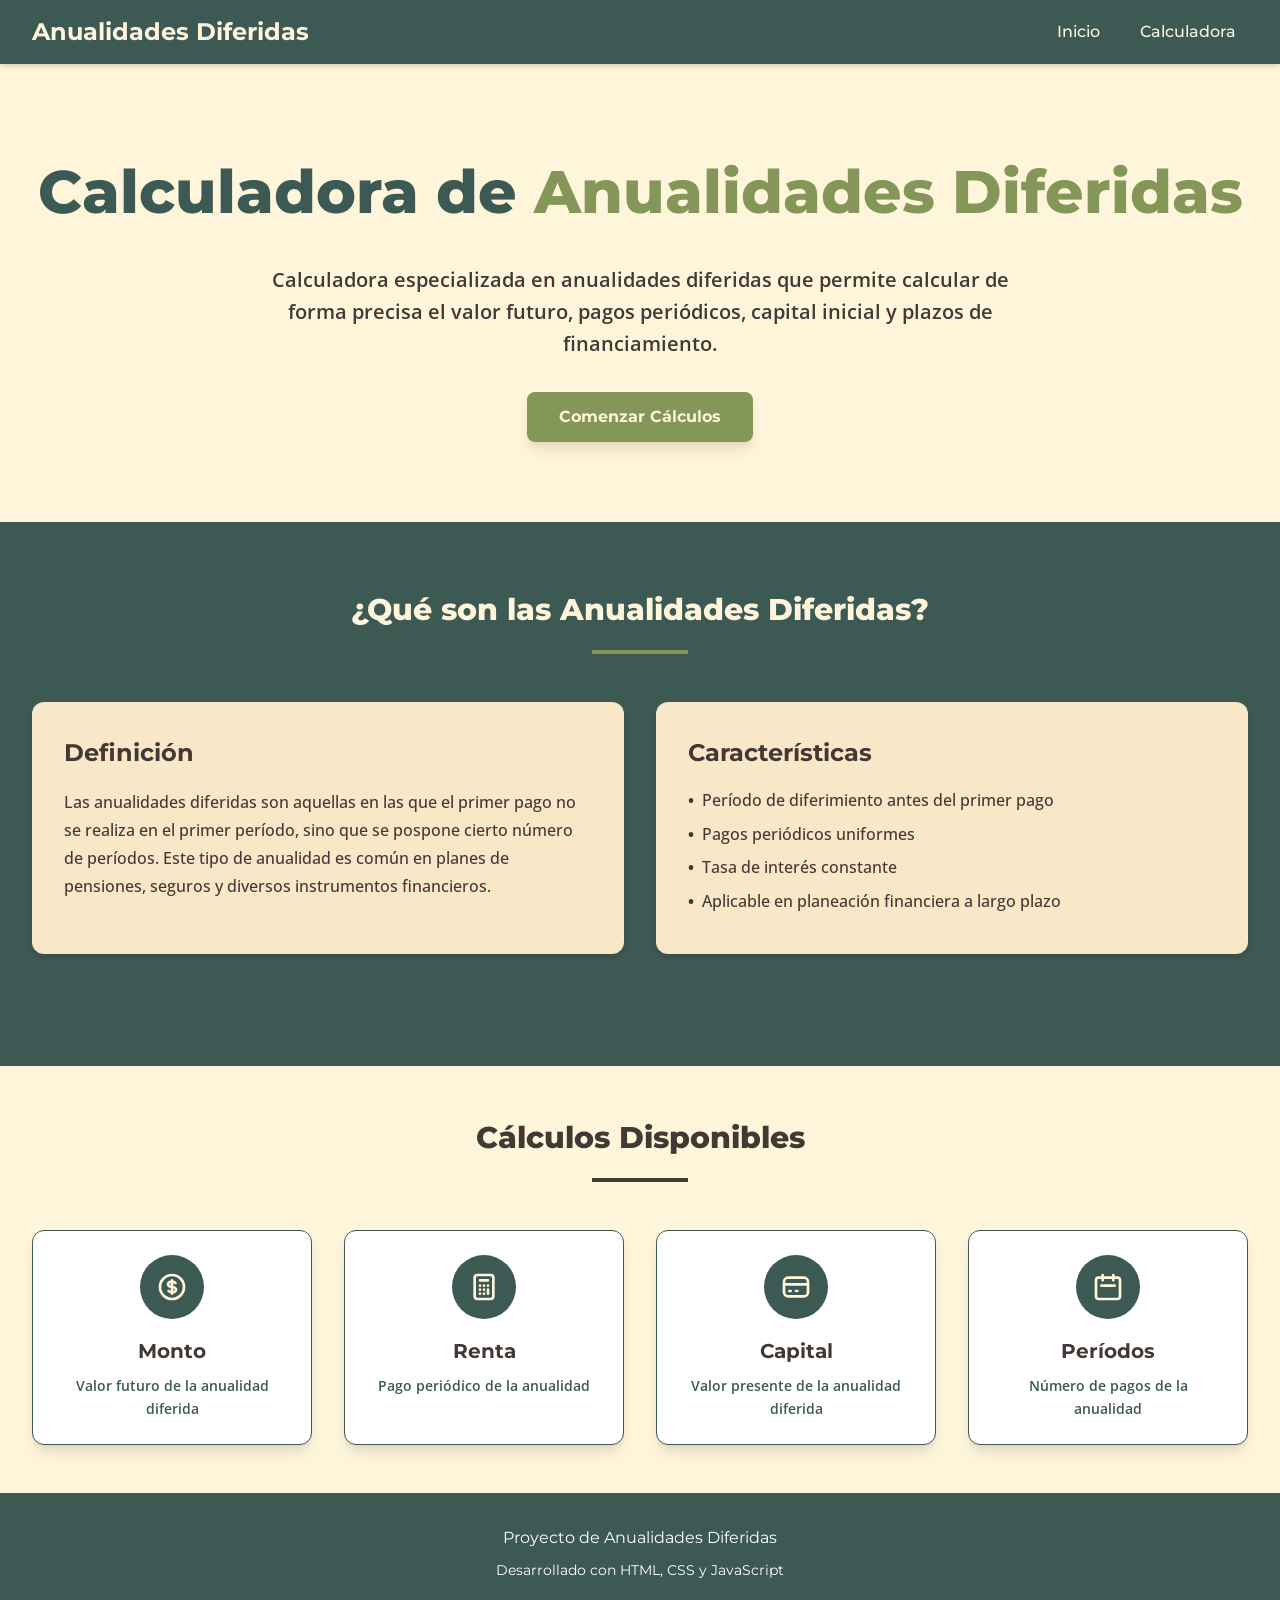
<file: index.html>
<!DOCTYPE html>
<html lang="es">

<head>
    <meta charset="UTF-8">
    <meta name="viewport" content="width=device-width, initial-scale=1.0">
    <title>Calculadora de Anualidades Diferidas</title>
    <link rel="stylesheet" href="Estilo/style.css">
</head>

<body>
    <!-- Navbar -->
    <nav class="navbar">
        <div class="container">
            <div class="nav-wrapper">
                <div class="nav-brand">
                    <h1 class="nav-title">Anualidades Diferidas</h1>
                </div>

                <!-- Menú Desktop -->
                <div class="nav-menu-desktop">
                    <div class="nav-links">
                        <a href="index.html" class="nav-link">Inicio</a>
                        <a href="template/calculadora.html" class="nav-link">Calculadora</a>
                    </div>
                </div>

                <!-- Botón Hamburguesa -->
                <div class="nav-toggle">
                    <button id="menuToggle" class="menu-button">
                        <svg class="menu-icon" fill="none" stroke="currentColor" viewBox="0 0 24 24">
                            <path id="menuIcon" stroke-linecap="round" stroke-linejoin="round" stroke-width="2"
                                d="M4 6h16M4 12h16M4 18h16"></path>
                            <path id="closeIcon" class="hidden" stroke-linecap="round" stroke-linejoin="round"
                                stroke-width="2" d="M6 18L18 6M6 6l12 12"></path>
                        </svg>
                    </button>
                </div>
            </div>
        </div>

        <!-- Menú Mobile -->
        <div id="mobileMenu" class="nav-menu-mobile hidden">
            <div class="mobile-menu-content">
                <a href="index.html" class="mobile-link">Inicio</a>
                <a href="template/calculadora.html" class="mobile-link">Calculadora</a>
            </div>
        </div>
    </nav>

    <!-- Hero Section -->
    <section id="inicio" class="hero-section">
        <div class="container">
            <div class="hero-content">
                <h2 class="hero-title">
                    Calculadora de <span class="hero-accent">Anualidades Diferidas</span>
                </h2>
                <p class="hero-description">
                    Calculadora especializada en anualidades diferidas que permite calcular de forma precisa el valor
                    futuro, pagos periódicos, capital inicial y plazos de financiamiento. </p>
                <a href="template/calculadora.html" class="hero-button">
                    Comenzar Cálculos
                </a>
            </div>
        </div>
    </section>

    <!-- Información del Proyecto -->
    <section class="info-section">
        <div class="container">
            <div class="section-header">
                <h3 class="section-title">¿Qué son las Anualidades Diferidas?</h3>
                <div class="section-divider"></div>
            </div>

            <div class="info-grid">
                <div class="info-card info-card-1">
                    <h4 class="info-card-title">Definición</h4>
                    <p class="info-card-text">
                        Las anualidades diferidas son aquellas en las que el primer pago no se realiza en el primer
                        período, sino que se pospone cierto número de períodos. Este tipo de anualidad es común en
                        planes de pensiones, seguros y diversos instrumentos financieros.
                    </p>
                </div>

                <div class="info-card info-card-2">
                    <h4 class="info-card-title">Características</h4>
                    <ul class="info-list">
                        <li class="info-list-item">
                            <span class="bullet">•</span>
                            Período de diferimiento antes del primer pago
                        </li>
                        <li class="info-list-item">
                            <span class="bullet">•</span>
                            Pagos periódicos uniformes
                        </li>
                        <li class="info-list-item">
                            <span class="bullet">•</span>
                            Tasa de interés constante
                        </li>
                        <li class="info-list-item">
                            <span class="bullet">•</span>
                            Aplicable en planeación financiera a largo plazo
                        </li>
                    </ul>
                </div>
            </div>
        </div>
    </section>

    <!-- Tipos de Cálculos -->
    <section class="calculations-section">
        <div class="container">
            <div class="section-header">
                <h3 class="section-title2">Cálculos Disponibles</h3>
                <div class="section-divider2"></div>
            </div>

            <div class="calculations-grid">
                <!-- Tarjeta Monto -->
                <div class="calc-card">
                    <div class="calc-icon calc-icon-indigo">
                        <svg class="icon" fill="none" stroke="currentColor" viewBox="0 0 24 24">
                            <path stroke-linecap="round" stroke-linejoin="round" stroke-width="2"
                                d="M12 8c-1.657 0-3 .895-3 2s1.343 2 3 2 3 .895 3 2-1.343 2-3 2m0-8c1.11 0 2.08.402 2.599 1M12 8V7m0 1v8m0 0v1m0-1c-1.11 0-2.08-.402-2.599-1M21 12a9 9 0 11-18 0 9 9 0 0118 0z">
                            </path>
                        </svg>
                    </div>
                    <h4 class="calc-card-title">Monto</h4>
                    <p class="calc-card-description">Valor futuro de la anualidad diferida</p>
                </div>

                <!-- Tarjeta Renta -->
                <div class="calc-card">
                    <div class="calc-icon calc-icon-purple">
                        <svg class="icon" fill="none" stroke="currentColor" viewBox="0 0 24 24">
                            <path stroke-linecap="round" stroke-linejoin="round" stroke-width="2"
                                d="M9 7h6m0 10v-3m-3 3h.01M9 17h.01M9 14h.01M12 14h.01M15 11h.01M12 11h.01M9 11h.01M7 21h10a2 2 0 002-2V5a2 2 0 00-2-2H7a2 2 0 00-2 2v14a2 2 0 002 2z">
                            </path>
                        </svg>
                    </div>
                    <h4 class="calc-card-title">Renta</h4>
                    <p class="calc-card-description">Pago periódico de la anualidad</p>
                </div>

                <!-- Tarjeta Capital -->
                <div class="calc-card">
                    <div class="calc-icon calc-icon-blue">
                        <svg class="icon" fill="none" stroke="currentColor" viewBox="0 0 24 24">
                            <path stroke-linecap="round" stroke-linejoin="round" stroke-width="2"
                                d="M3 10h18M7 15h1m4 0h1m-7 4h12a3 3 0 003-3V8a3 3 0 00-3-3H6a3 3 0 00-3 3v8a3 3 0 003 3z">
                            </path>
                        </svg>
                    </div>
                    <h4 class="calc-card-title">Capital</h4>
                    <p class="calc-card-description">Valor presente de la anualidad diferida</p>
                </div>

                <!-- Tarjeta Períodos -->
                <div class="calc-card">
                    <div class="calc-icon calc-icon-green">
                        <svg class="icon" fill="none" stroke="currentColor" viewBox="0 0 24 24">
                            <path stroke-linecap="round" stroke-linejoin="round" stroke-width="2"
                                d="M8 7V3m8 4V3m-9 8h10M5 21h14a2 2 0 002-2V7a2 2 0 00-2-2H5a2 2 0 00-2 2v12a2 2 0 002 2z">
                            </path>
                        </svg>
                    </div>
                    <h4 class="calc-card-title">Períodos</h4>
                    <p class="calc-card-description">Número de pagos de la anualidad</p>
                </div>
            </div>
        </div>
    </section>

    <!-- Footer -->
    <footer class="footer">
        <div class="container">
            <div class="footer-content">
                <p class="footer-title">Proyecto de Anualidades Diferidas</p>
                <p class="footer-subtitle">Desarrollado con HTML, CSS y JavaScript</p>
            </div>
        </div>
    </footer>

    <script type="module" defer src="javascript/app.js"></script>
</body>

</html>
</file>
<file: Estilo/style.css>
/* ==========================================
   RESET Y BASE
   ========================================== */
@import url('https://fonts.googleapis.com/css2?family=Montserrat:ital,wght@0,100..900;1,100..900&display=swap');
@import url('https://fonts.googleapis.com/css2?family=Open+Sans:ital,wght@0,300..800;1,300..800&display=swap');

:root {
    --fondo: #FFF5DA;
    --fondo3: #F8E8C7;
    --fondo2: #423834;
    --textoSec: #FFF5DA;
    --textoPrin: #3D5954;
    --boton: #849658;
    --acento: #3D5954;
    --gris: #C0C0C0;
    --cafe: #947563;
}

* {
    margin: 0;
    padding: 0;
    box-sizing: border-box;
}

body {
    font-family: "Montserrat", sans-serif;
    background: var(--fondo);
    min-height: 100vh;
    color: var(--textoPrincipal);
    line-height: 1.6;
}

.container {
    max-width: 1280px;
    margin: 0 auto;
    padding: 0 1rem;
}

/* ==========================================
   UTILIDADES
   ========================================== */
.hidden {
    display: none !important;
}

/* ==========================================
   NAVBAR
   ========================================== */
.navbar {
    background-color: var(--acento);
    box-shadow: 0 4px 6px -1px rgba(0, 0, 0, 0.1), 0 2px 4px -1px rgba(0, 0, 0, 0.06);
}

.nav-wrapper {
    display: flex;
    justify-content: space-between;
    align-items: center;
    height: 4rem;
}

.nav-title {
    font-size: 1.25rem;
    font-weight: 700;
    color: var(--textoSec);
}

.nav-menu-desktop {
    display: none;
}

.nav-links {
    display: flex;
    gap: 1rem;
}

.nav-link {
    color: var(--textoSec);
    padding: 0.5rem 0.75rem;
    text-decoration: none;
    font-weight: 500;
    border-radius: 0.375rem;
    transition: color 0.3s, background-color 0.3s;
}

.nav-link:hover {
    color: var(--gris);
    text-decoration: underline;
}

.nav-toggle {
    display: block;
}

.menu-button {
    background: none;
    border: none;
    color: var(--fondo);
    cursor: pointer;
    transition: color 0.3s;
}

.menu-button:hover,
.menu-button:focus {
    color: var(--gris);
    outline: none;
}

.menu-icon {
    width: 1.5rem;
    height: 1.5rem;
}

.nav-menu-mobile {
    background-color: var(--acento);
}

.mobile-menu-content {
    padding: 0.5rem 0.5rem 0.75rem;
}

.mobile-link {
    display: block;
    color: var(--textoSec);
    padding: 0.5rem 0.75rem;
    text-decoration: none;
    font-weight: 500;
    border-radius: 0.375rem;
    transition: color 0.3s, background-color 0.3s;
    margin-bottom: 0.25rem;
}

.mobile-link:hover {
    color: var(--gris);
    text-decoration: underline;
}

/* ==========================================
   HERO SECTION (Página Principal)
   ========================================== */
.hero-section {
    padding: 5rem 0;
}

.hero-content {
    text-align: center;
}

.hero-title {
    font-size: 2.5rem;
    font-weight: 800;
    color: var(--textoPrin);
    margin-bottom: 1.5rem;
}

.hero-accent {
    color: var(--boton);
}

.hero-description {
    font-family: "Open Sans", sans-serif;
    font-weight: 600;
    font-size: 1.25rem;
    color: var(--fondo2);
    margin-bottom: 2rem;
    max-width: 48rem;
    margin-left: auto;
    margin-right: auto;
}

.hero-button {
    display: inline-block;
    background-color: var(--boton);
    color: var(--textoSec);
    padding: 0.75rem 2rem;
    border-radius: 0.5rem;
    font-weight: 700;
    text-decoration: none;
    transition: all 0.3s;
    box-shadow: 0 10px 15px -3px rgba(0, 0, 0, 0.1), 0 4px 6px -2px rgba(0, 0, 0, 0.05);
}

.hero-button:hover {
    background-color: var(--boton);
    transform: scale(1.05);
}

/* ==========================================
   INFO SECTION (Página Principal)
   ========================================== */
.info-section {
    padding: 4rem 0;
    background-color: var(--textoPrin);
}

.section-header {
    text-align: center;
    margin-bottom: 3rem;
}

.section-title {
    font-family: "Montserrat", sans-serif;
    font-size: 1.875rem;
    font-weight: 800;
    color: var(--textoSec);
    margin-bottom: 1rem;
}

.section-title2 {
    font-family: "Montserrat", sans-serif;
    font-size: 1.875rem;
    font-weight: 800;
    color: var(--fondo2);
    margin-bottom: 1rem;
}

.section-divider {
    width: 6rem;
    height: 0.25rem;
    background-color: var(--boton);
    margin: 0 auto;
}

.section-divider2 {
    width: 6rem;
    height: 0.25rem;
    background-color: var(--fondo2);
    margin: 0 auto;
}

.info-grid {
    display: grid;
    gap: 2rem;
    margin-bottom: 3rem;
}

.info-card {
    padding: 2rem;
    border-radius: 0.75rem;
    box-shadow: 0 4px 6px -1px rgba(0, 0, 0, 0.1), 0 2px 4px -1px rgba(0, 0, 0, 0.06);
}

.info-card-1 {
    background-color: var(--fondo3);
}

.info-card-2 {
    background-color: var(--fondo3);
}

.info-card-title {
    font-size: 1.5rem;
    font-weight: 700;
    color: var(--fondo2);
    margin-bottom: 1rem;
}

.info-card-text {
    font-family: "Open Sans", sans-serif;
    font-weight: 500;
    color: var(--fondo2);
    line-height: 1.75;
}

.info-list {
    list-style: none;
    color: var(--fondo2);
}

.info-list-item {
    font-family: "Open Sans", sans-serif;
    font-weight: 500;
    display: flex;
    align-items: flex-start;
    margin-bottom: 0.5rem;
}

.bullet {
    color: var(--fondo2);
    margin-right: 0.5rem;
    font-weight: 700;
}

/* ==========================================
   CALCULATIONS SECTION (Página Principal)
   ========================================== */
.calculations-section {
    padding: 3rem 0;
    background-color: var(--fondo);
}

.calculations-grid {
    display: grid;
    gap: 1.5rem;
}

.calc-card {
    background-color: white;
    padding: 1.5rem;
    border-radius: 0.75rem;
    border: var(--acento) 1px solid;
    box-shadow: 0 10px 15px -3px rgba(0, 0, 0, 0.1), 0 4px 6px -2px rgba(0, 0, 0, 0.05);
    transition: all 0.3s;
}

.calc-card:hover {
    box-shadow: 0 20px 25px -5px rgba(0, 0, 0, 0.1), 0 10px 10px -5px rgba(0, 0, 0, 0.04);
    transform: translateY(-0.25rem);
}

.calc-icon {
    width: 4rem;
    height: 4rem;
    border-radius: 50%;
    display: flex;
    align-items: center;
    justify-content: center;
    margin: 0 auto 1rem;
}

.calc-icon-indigo {
    background-color: var(--acento);
}

.calc-icon-purple {
    background-color: var(--acento);
}

.calc-icon-blue {
    background-color: var(--acento);
}

.calc-icon-green {
    background-color: var(--acento);
}

.icon {
    width: 2rem;
    height: 2rem;
}

.calc-icon-indigo .icon {
    color: var(--textoSec);
}

.calc-icon-purple .icon {
    color: var(--textoSec);
}

.calc-icon-blue .icon {
    color: var(--textoSec);
}

.calc-icon-green .icon {
    color: var(--textoSec);
}

.calc-card-title {
    font-family: "Montserrat", sans-serif;
    font-size: 1.25rem;
    font-weight: 700;
    color: var(--fondo2);
    margin-bottom: 0.5rem;
    text-align: center;
}

.calc-card-description {
    font-family: "Open Sans", sans-serif;
    color: var(--acento);
    text-align: center;
    font-size: 0.875rem;
    font-weight: 600;
}

/* ==========================================
   CALCULATOR SECTION (Página Calculadora)
   ========================================== */
.calculator-section {
    padding: 4rem 0;
    background-color: var(--fondo);
}

.calculator-header {
    text-align: center;
    margin-bottom: 3rem;
}

.calculator-title {
    font-size: 1.875rem;
    font-weight: 800;
    color: var(--fondo2);
    font-family: "Montserrat", sans-serif;
    margin-bottom: 1rem;
}

.title-divider {
    width: 6rem;
    height: 0.25rem;
    background-color: var(--fondo2);
    margin: 0 auto 1.5rem;
}

.calculator-description {
    color: var(--textoPrin);
    font-family: "Open Sans", sans-serif;
    font-weight: 500;
    max-width: 32rem;
    margin: 0 auto;
}

/* ==========================================
   SELECTOR DE TIPO DE CÁLCULO
   ========================================== */
.calculator-selector {
    max-width: 64rem;
    margin: 0 auto 2rem;
}

.selector-label {
    display: block;
    color: var(--fondo2);
    font-weight: 600;
    margin-bottom: 0.75rem;
    font-size: 1.125rem;
}

.selector-buttons {
    display: grid;
    gap: 1rem;
}

.calc-type-btn {
    background-color: var(--boton);
    color: var(--textoSec);
    padding: 0.75rem 1.5rem;
    border-radius: 0.5rem;
    font-weight: 600;
    border: none;
    cursor: pointer;
    transition: all 0.3s;
    font-size: 1rem;
}

.calc-type-btn:hover {
    background-color: var(--acento);
}

.calc-type-btn.active {
    background-color: var(--acento);
    color: var(--textoSec);
    box-shadow: 0 4px 6px -1px rgba(0, 0, 0, 0.1), 0 2px 4px -1px rgba(0, 0, 0, 0.06);
}

/* ==========================================
   FORMULARIO
   ========================================== */
.calculator-form-container {
    max-width: 64rem;
    margin: 0 auto;
    background: white;
    border-radius: 0.75rem;
    box-shadow: 0 10px 15px -3px rgba(0, 0, 0, 0.1), 0 4px 6px -2px rgba(0, 0, 0, 0.05);
    padding: 2rem;
}

.calc-form {
    display: block;
}

.form-title {
    font-size: 1.5rem;
    font-weight: 700;
    color: var(--fondo2);
    margin-bottom: 1.5rem;
}

.form-grid {
    display: grid;
    gap: 1.5rem;
    margin-bottom: 1.5rem;
}

.form-group {
    display: flex;
    flex-direction: column;
}

.form-label {
    display: block;
    color: var(--fondo2);
    font-weight: 600;
    margin-bottom: 0.5rem;
}

.form-input,
select.form-input {
    width: 100%;
    padding: 0.75rem 1rem;
    border: 1px solid var(--fondo2);
    border-radius: 0.5rem;
    font-size: 1rem;
    transition: all 0.3s;
}

.form-input:focus,
select.form-input:focus {
    outline: none;
    border-color: var(--boton);
    box-shadow: 0 0 0 3px rgba(79, 70, 229, 0.1);
}

.form-submit {
    width: 100%;
    padding: 0.75rem;
    border-radius: 0.5rem;
    font-weight: 600;
    border: none;
    cursor: pointer;
    transition: all 0.3s;
    box-shadow: 0 10px 15px -3px rgba(0, 0, 0, 0.1), 0 4px 6px -2px rgba(0, 0, 0, 0.05);
    font-size: 1rem;
    color: var(--textoSec);
}

.btn-indigo {
    background-color: var(--acento);
}

.btn-indigo:hover {
    background-color: var(--boton);
    color: var(--fondo);
}

.btn-purple {
    background-color: var(--acento);
}

.btn-purple:hover {
    background-color: var(--boton);
        color: var(--fondo);

}

.btn-blue {
    background-color: var(--acento);
}

.btn-blue:hover {
    background-color: var(--boton);
        color: var(--fondo);

}

.btn-green {
    background-color: var(--acento);
}

.btn-green:hover {
    background-color: var(--boton);
        color: var(--fondo);

}

/* ==========================================
   RESULTADOS
   ========================================== */
.results-container {
    max-width: 64rem;
    margin: 2rem auto 0;
}

.results-card {
    background-color: white;
    border-radius: 0.75rem;
    box-shadow: 0 10px 15px -3px rgba(0, 0, 0, 0.1), 0 4px 6px -2px rgba(0, 0, 0, 0.05);
    padding: 2rem;
    border-left: 4px solid var(--fondo2);
}

.results-title {
    font-size: 1.5rem;
    font-weight: 700;
    color: var(--fondo2);
    margin-bottom: 1rem;
}

.results-content {
    color: var(--textoPrin);
}

.results-content>* {
    margin-bottom: 0.75rem;
}

.clear-button {
    margin-top: 1.5rem;
    background-color: var(--boton);
    color: var(--fondo);
    padding: 0.5rem 1.5rem;
    border-radius: 0.5rem;
    font-weight: 600;
    border: none;
    cursor: pointer;
    transition: background-color 0.3s;
}

.clear-button:hover {
    background-color: var(--acento);
}

/* ==========================================
   FOOTER
   ========================================== */
.footer {
    background-color: var(--textoPrin);
    color: white;
    padding: 2rem 0;
}

.footer-content {
    text-align: center;
}

.footer-title {
    color: white;
    margin-bottom: 0.5rem;
}

.footer-subtitle {
    color: white;
    font-size: 0.875rem;
}

/* ==========================================
   MEDIA QUERIES - RESPONSIVE
   ========================================== */

/* Tablets pequeños (640px+) */
@media (min-width: 640px) {
    .nav-title {
        font-size: 1.5rem;
    }

    .container {
        padding: 0 1.5rem;
    }

    .mobile-menu-content {
        padding: 0.5rem 0.75rem 0.75rem;
    }
    .calculations-grid{
         grid-template-columns: repeat(1, 1fr);
    }
}

/* Tablets (768px+) */
@media (min-width: 768px) {
    .nav-menu-desktop {
        display: block;
    }

    .nav-toggle {
        display: none;
    }

    .nav-menu-mobile {
        display: none !important;
    }

    .hero-title {
        font-size: 3rem;
    }

    .calculator-title {
        font-size: 2.25rem;
    }

    .info-grid {
        grid-template-columns: repeat(2, 1fr);
    }

    .calculations-grid {
        grid-template-columns: repeat(2, 1fr);
    }

    .selector-buttons {
        grid-template-columns: repeat(4, 1fr);
    }

    .form-grid {
        grid-template-columns: repeat(2, 1fr);
    }
}

/* Desktop (1024px+) */
@media (min-width: 1024px) {
    .container {
        padding: 0 2rem;
    }

    .hero-title {
        font-size: 3.75rem;
    }

    .calculator-title {
        font-size: 2.5rem;
    }

    .calculations-grid {
        grid-template-columns: repeat(4, 1fr);
        gap: 2rem;
    }
}
</file>
